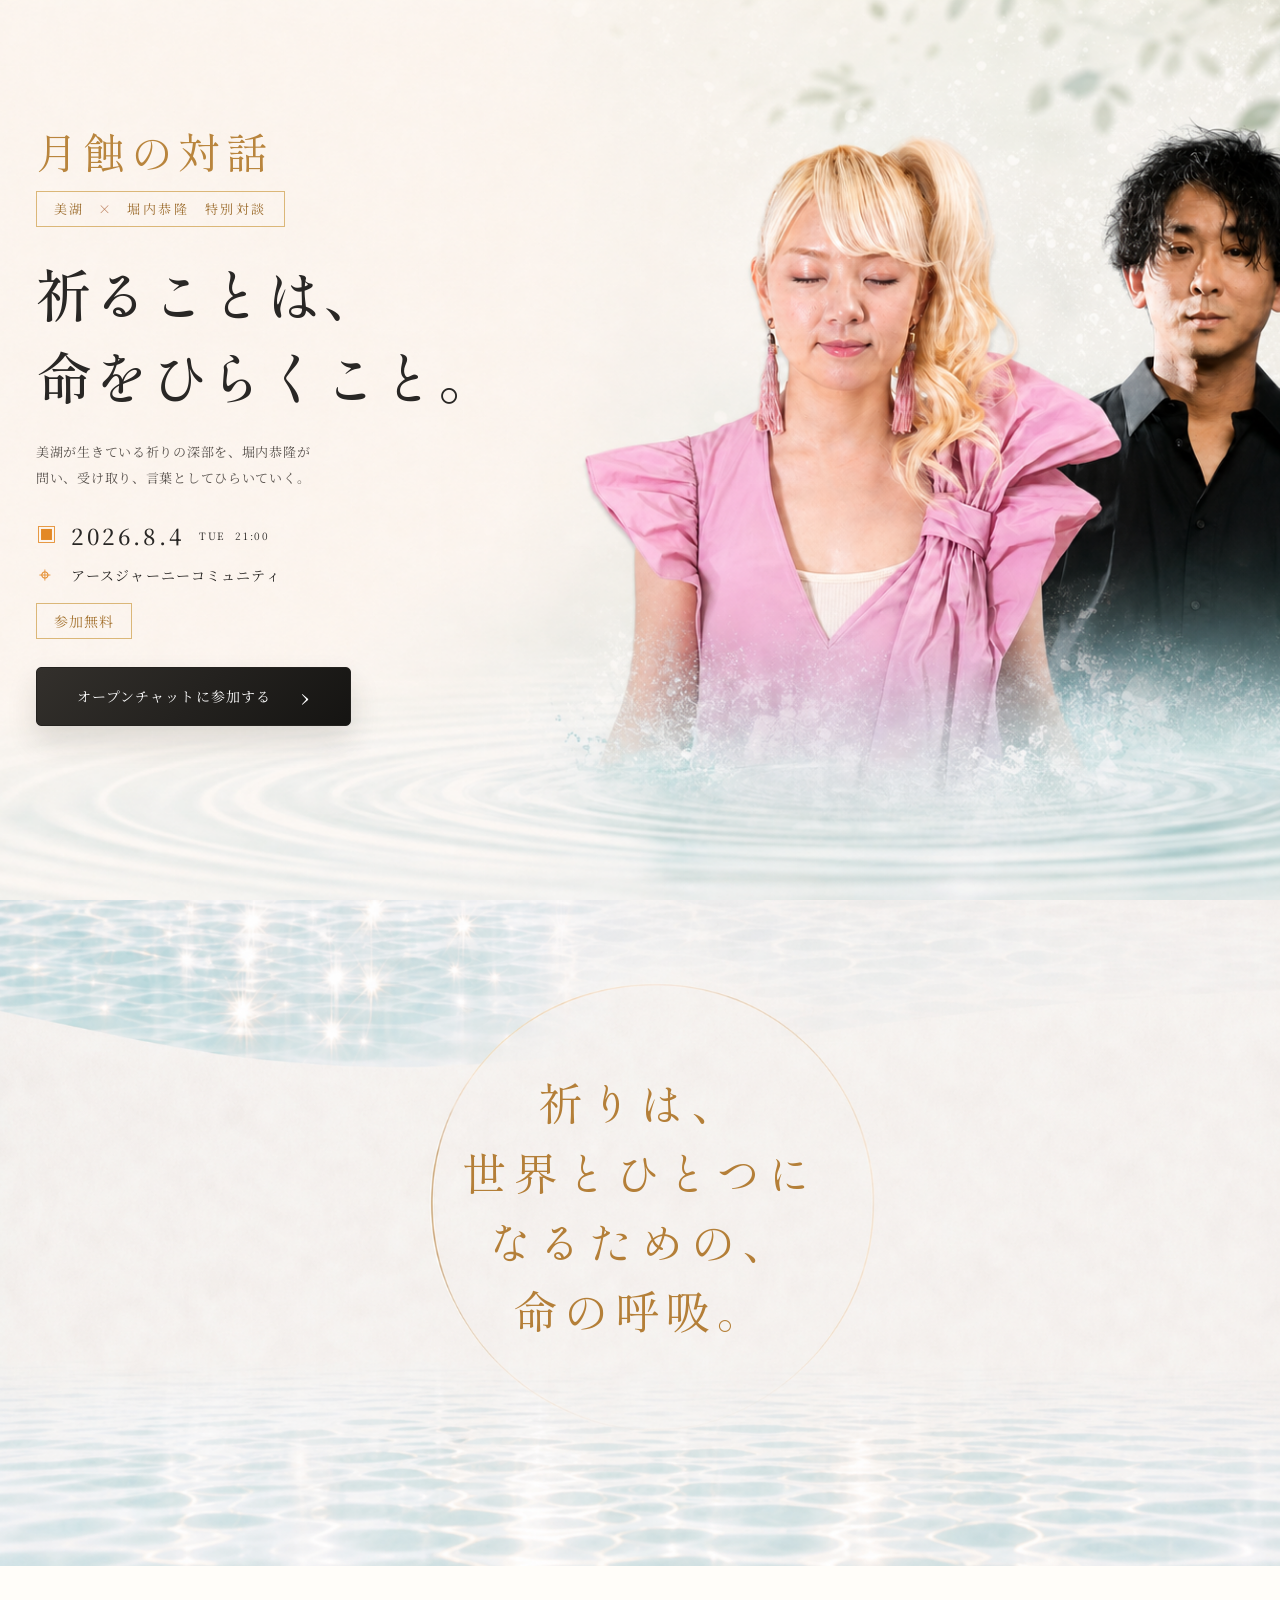
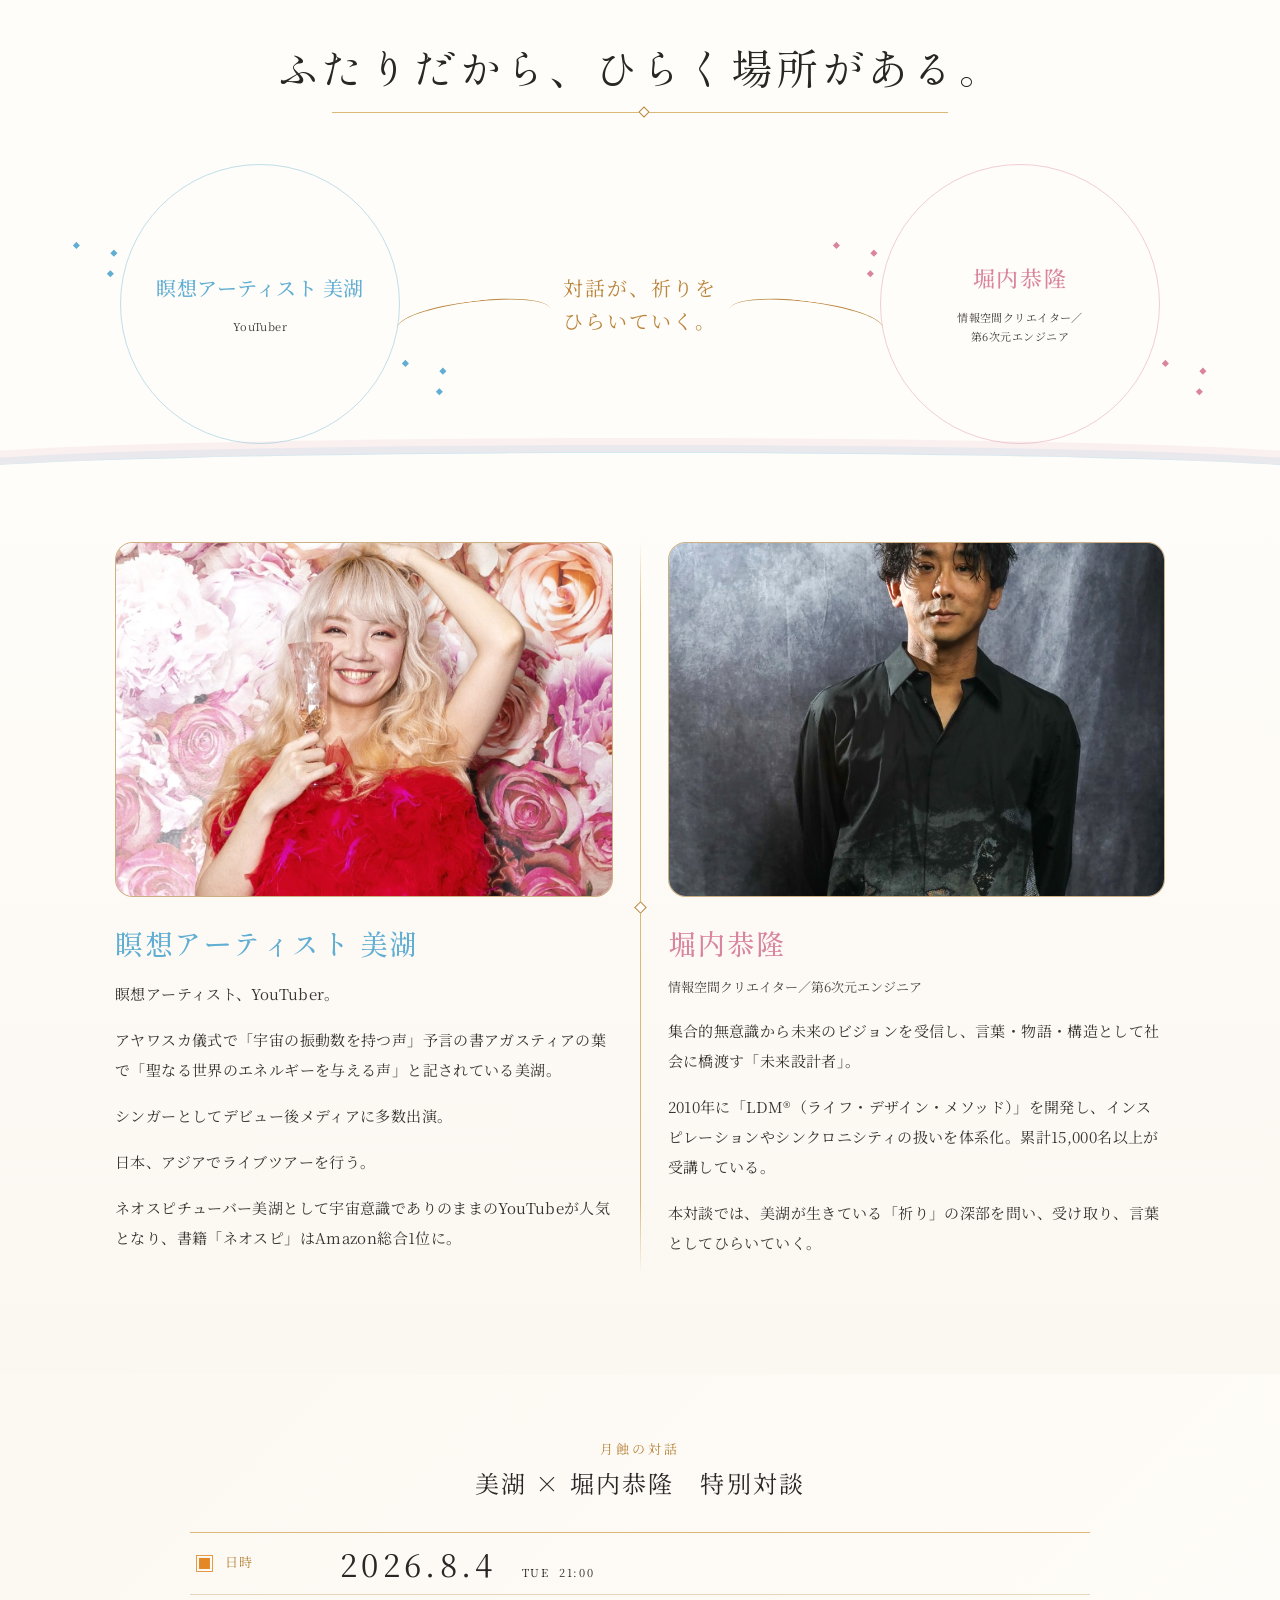
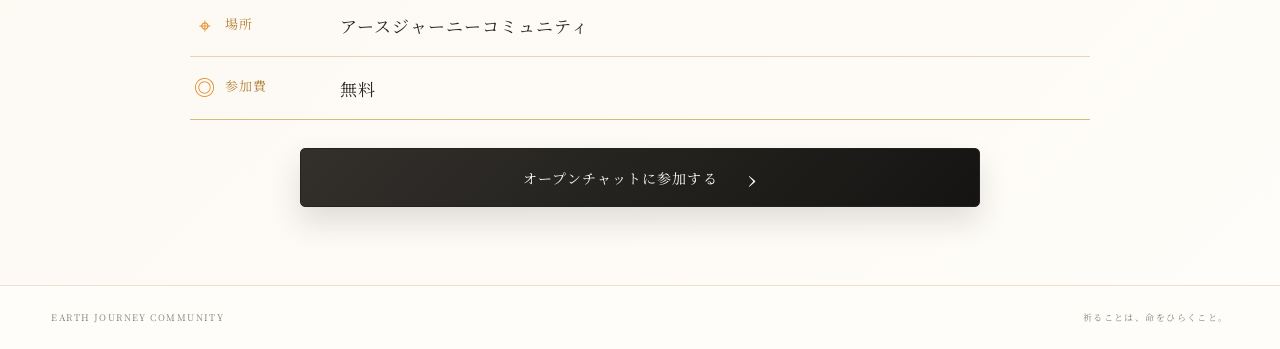
<file: dialogue/2026-08-04-miko/index.html>
<!doctype html>
<html lang="ja">
<head>
  <meta charset="utf-8" />
  <meta name="viewport" content="width=device-width, initial-scale=1" />
  <title>月蝕の対話｜美湖 × 堀内恭隆</title>
  <meta name="description" content="祈ることは、命をひらくこと。瞑想アーティスト美湖と堀内恭隆による特別対談。2026年8月4日21時、参加無料。" />
  <meta property="og:title" content="月蝕の対話｜美湖 × 堀内恭隆" />
  <meta property="og:description" content="祈ることは、命をひらくこと。2026年8月4日21時、アースジャーニーコミュニティにて。参加無料。" />
  <meta property="og:type" content="website" />
  <meta property="og:image" content="https://ej.ldm.international/dialogue/2026-08-04-miko/assets/hero-composite-v3.png" />
  <meta property="og:url" content="https://ej.ldm.international/dialogue/2026-08-04-miko/" />
  <link rel="stylesheet" href="./styles.css" />
</head>
<body>
  <main>
    <section class="hero" aria-labelledby="hero-title">
      <div class="heroGlow" aria-hidden="true"></div>
      <div class="heroLeaves" aria-hidden="true"></div>
      <div class="heroArtwork" aria-label="堀内恭隆と瞑想アーティスト美湖">
        <img src="./assets/hero-composite-v3.png" alt="祈りの水面に佇む瞑想アーティスト美湖と堀内恭隆" />
      </div>
      <div class="heroInner">
        <div class="heroCopy">
          <p class="eventTitle">月蝕の対話</p>
          <p class="dialogueLabel">美湖 <i>×</i> 堀内恭隆　特別対談</p>
          <h1 id="hero-title"><span class="headlineLine">祈ることは、</span><span class="headlineLine">命をひらくこと。</span></h1>
          <p class="heroLead">美湖が生きている祈りの深部を、堀内恭隆が<br class="desktopOnly" />問い、受け取り、言葉としてひらいていく。</p>
          <div class="heroFacts" aria-label="開催情報">
            <p><span aria-hidden="true">▣</span><strong>2026.8.4</strong><small>TUE&nbsp;&nbsp;21:00</small></p>
            <p><span aria-hidden="true">⌖</span>アースジャーニーコミュニティ</p>
            <p class="freeTag">参加無料</p>
          </div>
          <a class="joinButton" href="https://line.me/ti/g2/FXS4eaVDHKVHVT07lwLRfsO_Vjts8qZ2Glzklg?utm_source=invitation&amp;utm_medium=link_copy&amp;utm_campaign=default" target="_blank" rel="noreferrer" aria-label="LINEオープンチャット『堀内恭隆のアースジャーニー』に参加する">オープンチャットに参加する <span aria-hidden="true">›</span></a>
        </div>
      </div>
    </section>

    <section class="prayerQuote" aria-labelledby="prayer-quote">
      <div class="prayerArtwork" aria-hidden="true"><img src="./assets/prayer-quote-bg-v2.png" alt="" /></div>
      <h2 id="prayer-quote">祈りは、<br />世界とひとつに<br />なるための、<br />命の呼吸。</h2>
    </section>

    <section class="relationship" id="relationship" aria-labelledby="relationship-title">
      <div class="relationshipInner">
        <h2 id="relationship-title">ふたりだから、ひらく場所がある。</h2>
        <div class="titleRule" aria-hidden="true"><i></i></div>
        <div class="relationshipMap">
          <div class="speakerCircle speakerMihoko"><h3>瞑想アーティスト 美湖</h3><p>YouTuber</p></div>
          <div class="dialogueBridge"><i aria-hidden="true"></i><p>対話が、祈りを<br />ひらいていく。</p><i aria-hidden="true"></i></div>
          <div class="speakerCircle speakerHori"><h3>堀内恭隆</h3><p>情報空間クリエイター／<br />第6次元エンジニア</p></div>
        </div>
        <div class="fineWaves" aria-hidden="true"></div>
      </div>
    </section>

    <section class="profiles" id="profiles" aria-label="登壇者プロフィール">
      <div class="profileGrid">
        <article class="profile profileMihoko">
          <div class="profilePhoto"><img src="./assets/mihoko-profile.png" alt="瞑想アーティスト 美湖" /></div>
          <h2>瞑想アーティスト 美湖</h2>
          <div class="profileBody">
            <p>瞑想アーティスト、YouTuber。</p>
            <p>アヤワスカ儀式で「宇宙の振動数を持つ声」予言の書アガスティアの葉で「聖なる世界のエネルギーを与える声」と記されている美湖。</p>
            <p>シンガーとしてデビュー後メディアに多数出演。</p>
            <p>日本、アジアでライブツアーを行う。</p>
            <p>ネオスピチューバー美湖として宇宙意識でありのままのYouTubeが人気となり、書籍「ネオスピ」はAmazon総合1位に。</p>
          </div>
        </article>
        <div class="profileDivider" aria-hidden="true"><i></i></div>
        <article class="profile profileHori">
          <div class="profilePhoto"><img src="./assets/hori-profile.jpeg" alt="堀内恭隆" /></div>
          <h2>堀内恭隆</h2>
          <p class="profileRole">情報空間クリエイター／第6次元エンジニア</p>
          <div class="profileBody">
            <p>集合的無意識から未来のビジョンを受信し、言葉・物語・構造として社会に橋渡す「未来設計者」。</p>
            <p>2010年に「LDM®（ライフ・デザイン・メソッド）」を開発し、インスピレーションやシンクロニシティの扱いを体系化。累計15,000名以上が受講している。</p>
            <p>本対談では、美湖が生きている「祈り」の深部を問い、受け取り、言葉としてひらいていく。</p>
          </div>
        </article>
      </div>
    </section>

    <section class="entry" id="entry" aria-labelledby="entry-title">
      <div class="entryInner">
        <p class="entryEyebrow">月蝕の対話</p>
        <h2 id="entry-title">美湖 × 堀内恭隆　特別対談</h2>
        <dl class="eventRows">
          <div><dt><span aria-hidden="true">▣</span> 日時</dt><dd><strong>2026.8.4</strong><small>TUE&nbsp;&nbsp;21:00</small></dd></div>
          <div><dt><span aria-hidden="true">⌖</span> 場所</dt><dd>アースジャーニーコミュニティ</dd></div>
          <div><dt><span aria-hidden="true">◎</span> 参加費</dt><dd>無料</dd></div>
        </dl>
        <a class="joinButton entryButton" href="https://line.me/ti/g2/FXS4eaVDHKVHVT07lwLRfsO_Vjts8qZ2Glzklg?utm_source=invitation&amp;utm_medium=link_copy&amp;utm_campaign=default" target="_blank" rel="noreferrer" aria-label="LINEオープンチャット『堀内恭隆のアースジャーニー』に参加する">オープンチャットに参加する <span aria-hidden="true">›</span></a>
      </div>
    </section>
    <footer><p>EARTH JOURNEY COMMUNITY</p><p>祈ることは、命をひらくこと。</p></footer>
  </main>
</body>
</html>
</file>
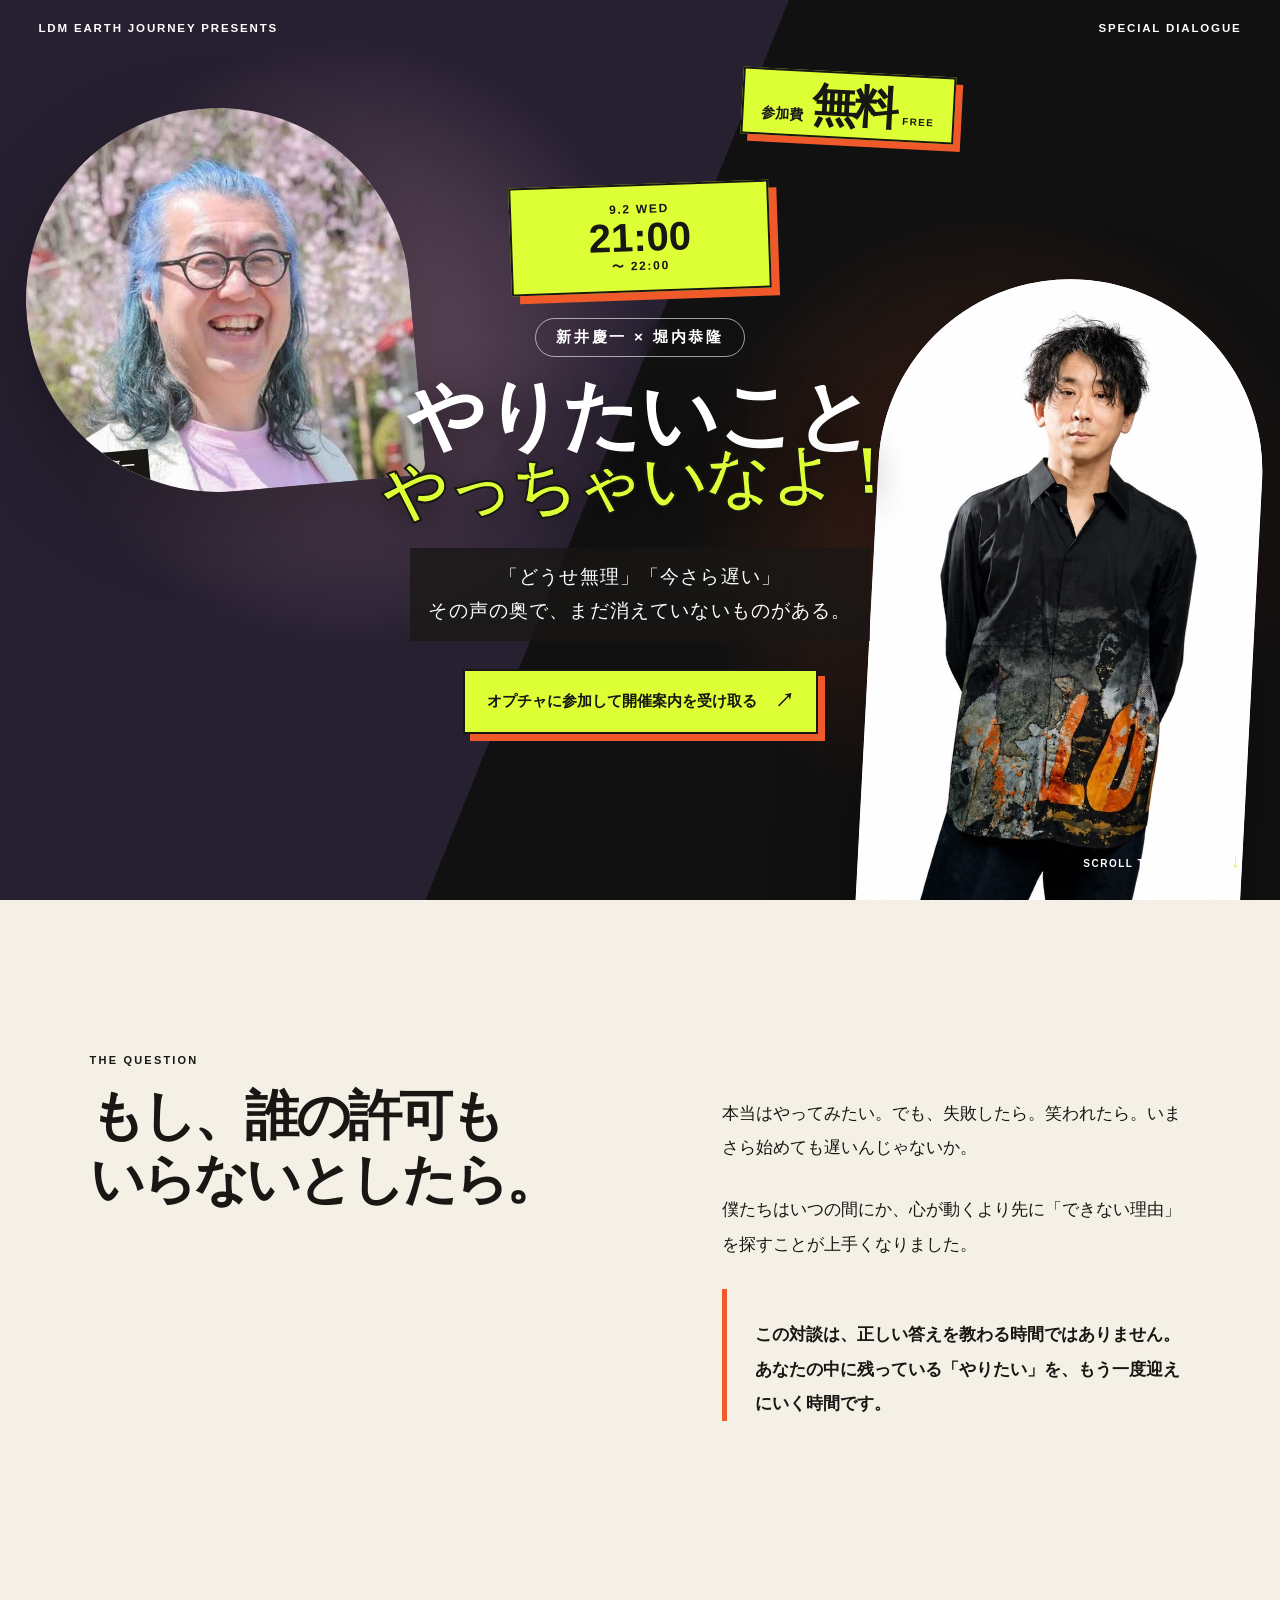
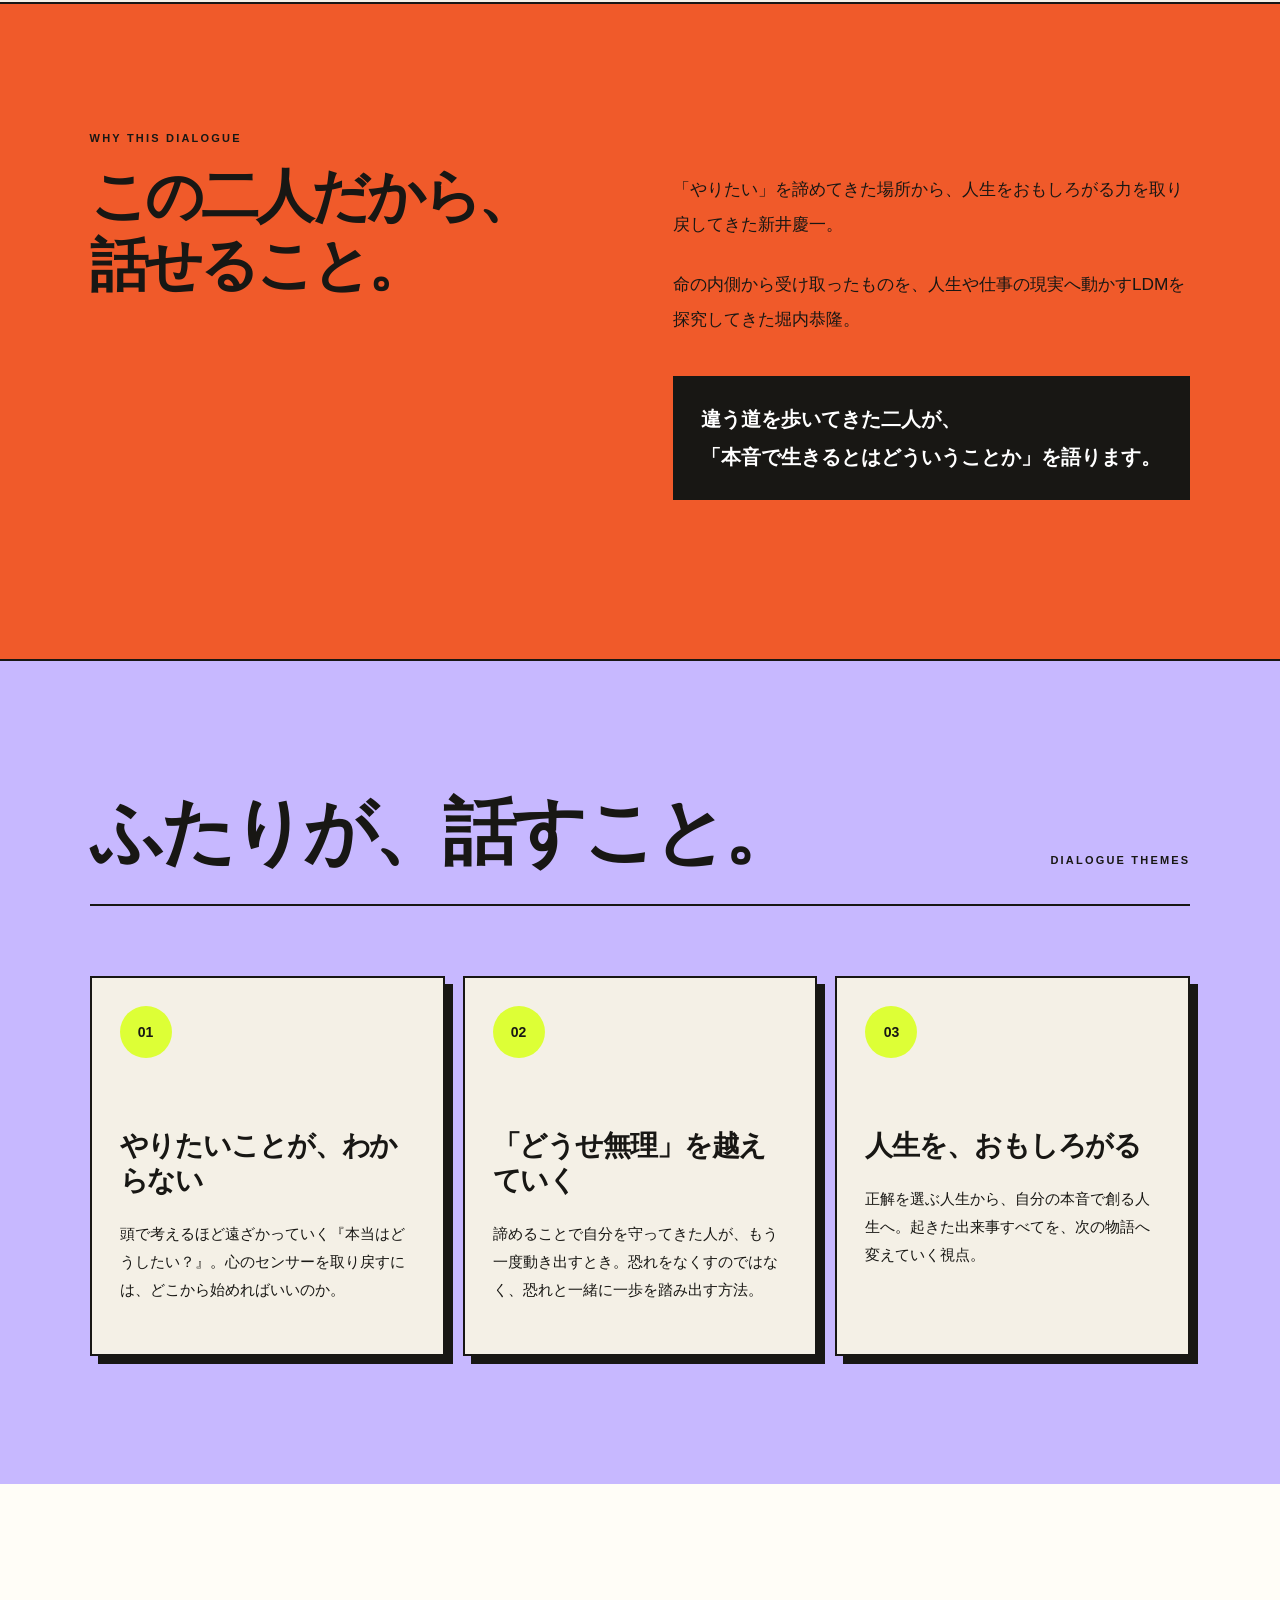
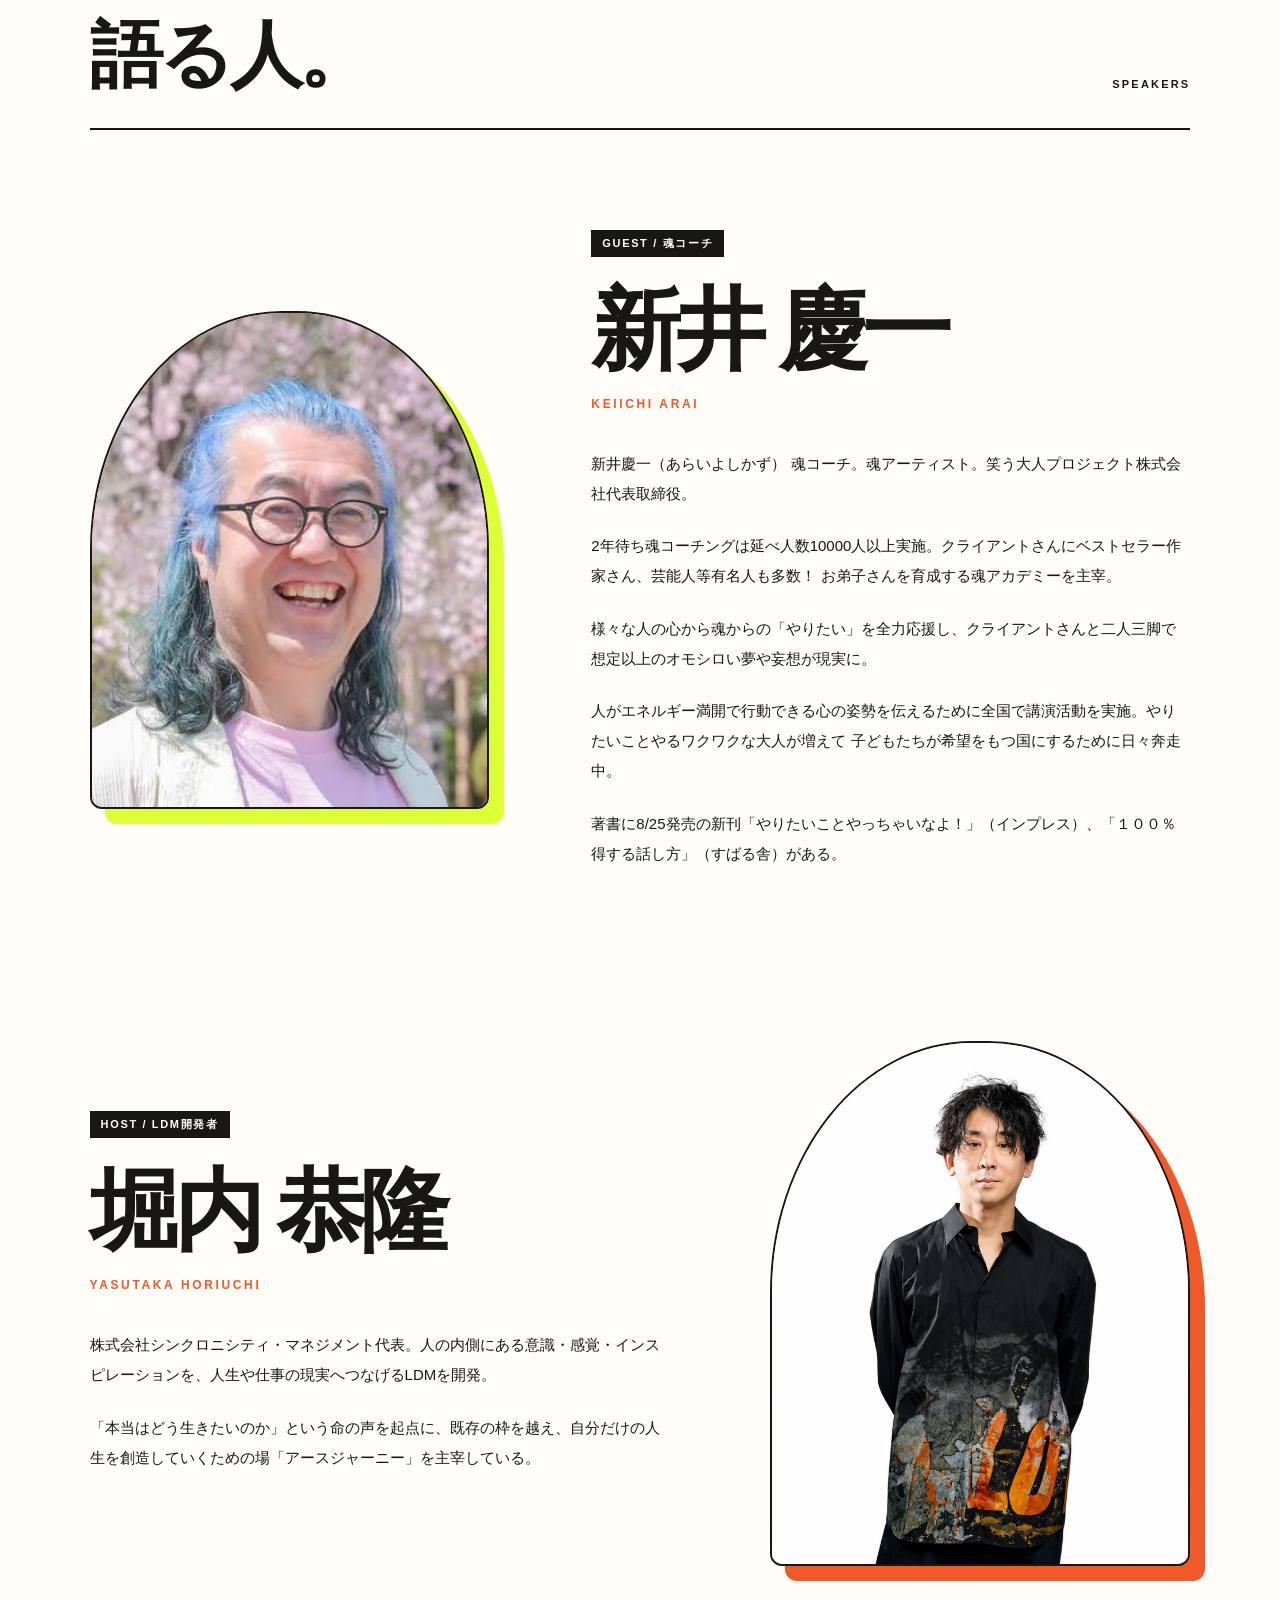
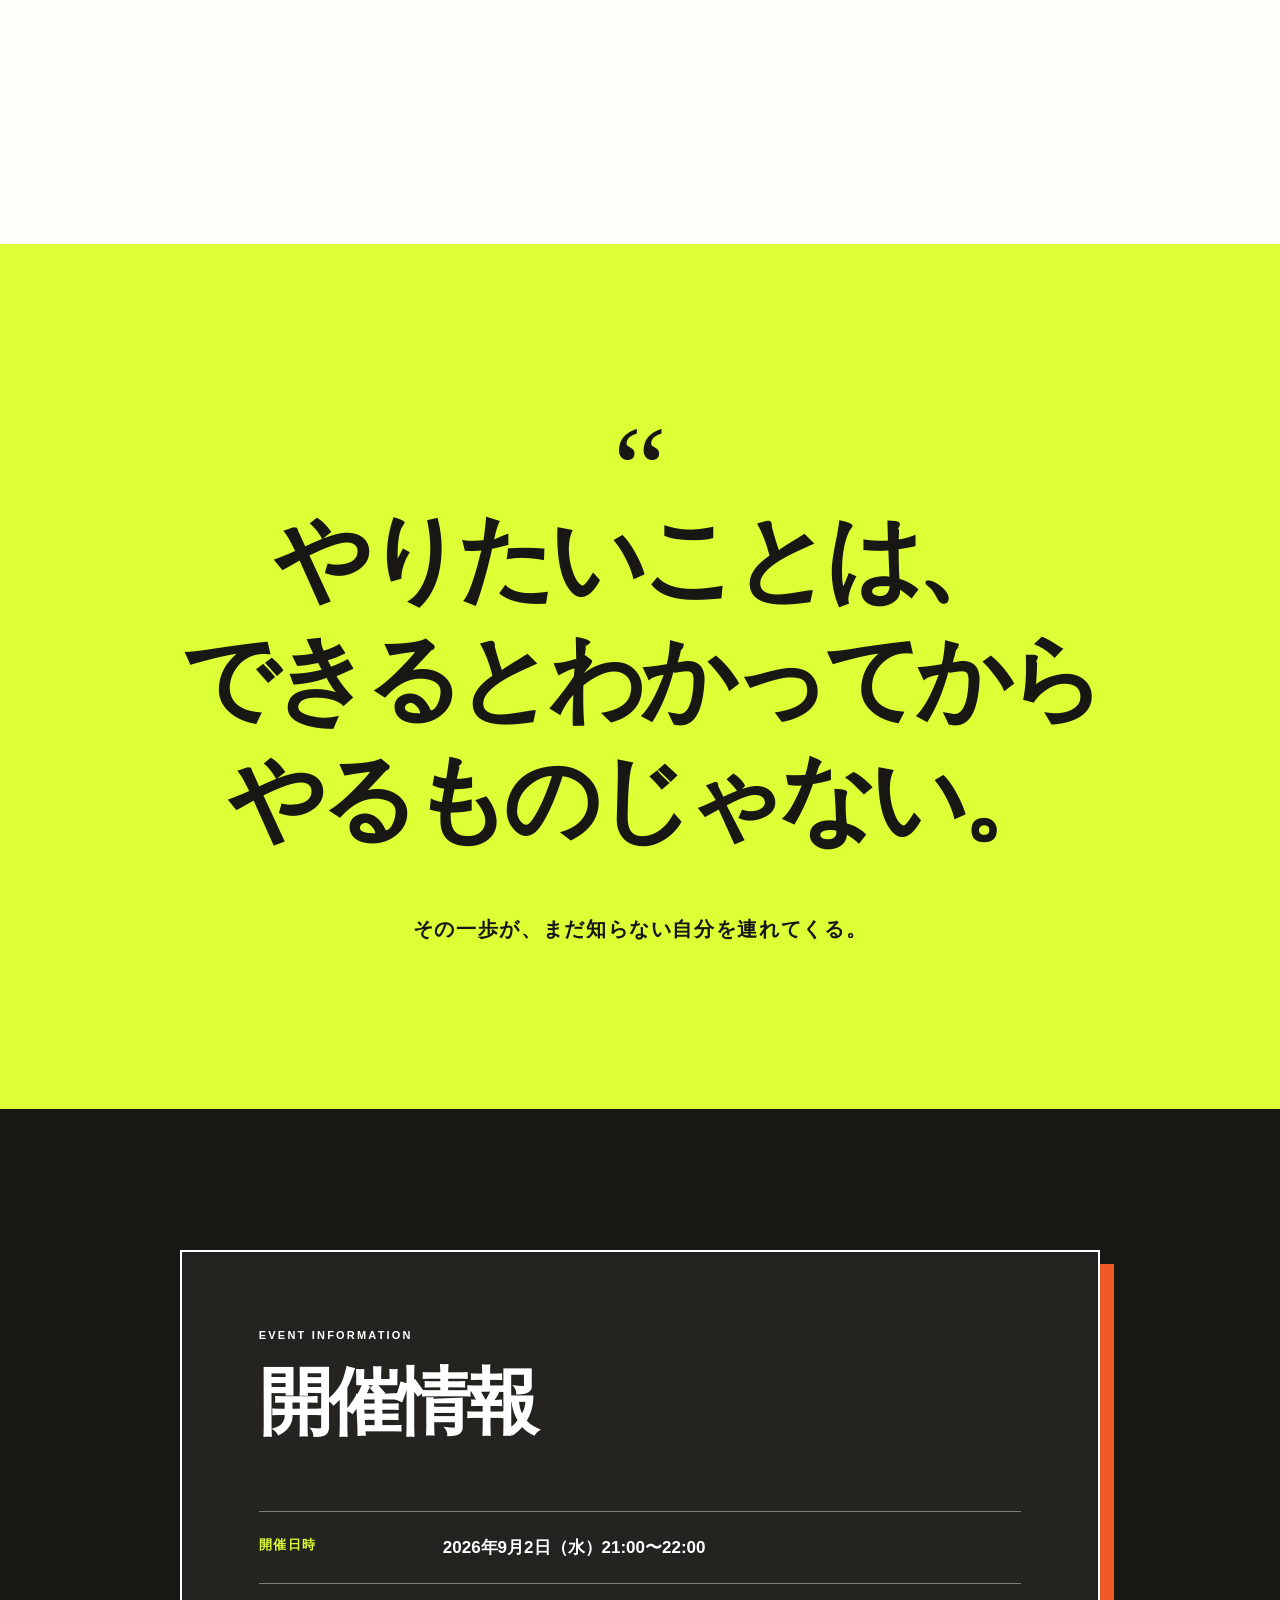
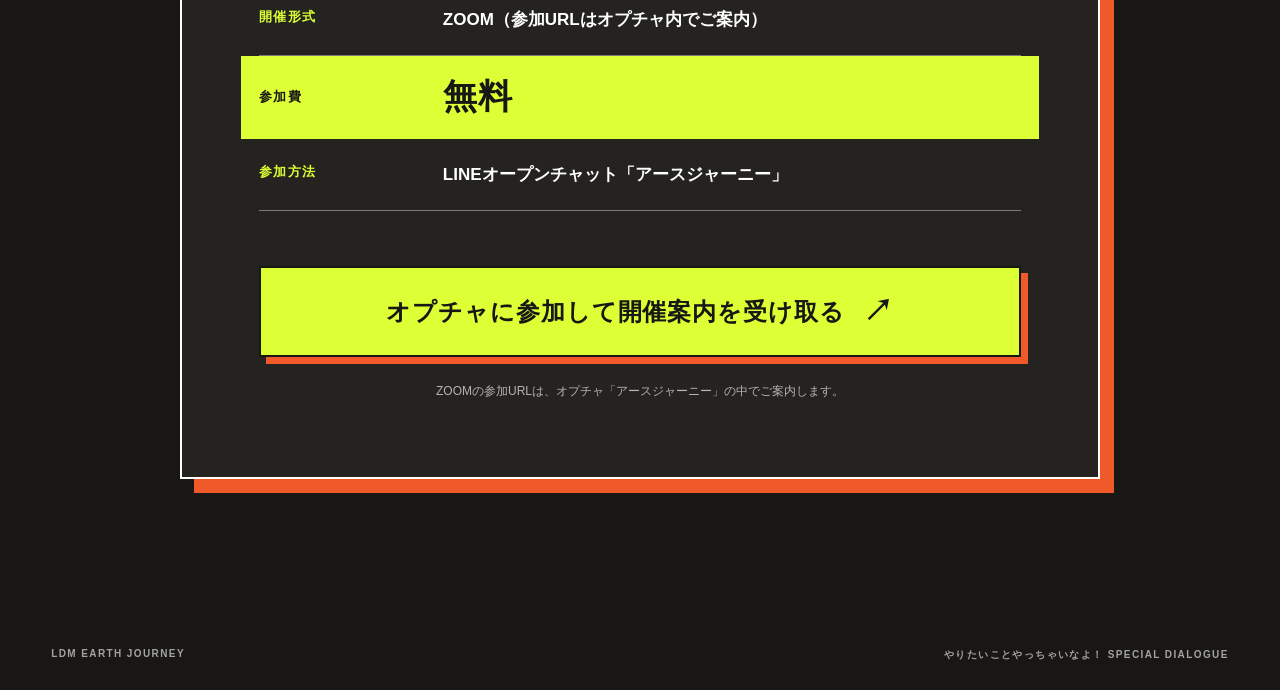
<file: dialogue/2026-09-02-arai/index.html>
<!doctype html>
<html lang="ja">
<head>
  <meta charset="utf-8" />
  <meta name="viewport" content="width=device-width, initial-scale=1" />
  <title>やりたいことやっちゃいなよ！｜新井慶一 × 堀内恭隆 特別対談</title>
  <meta name="description" content="2026年9月2日（水）21:00〜22:00、ZOOM開催。参加URLはオプチャ内でご案内。魂コーチ・新井慶一さんとLDM開発者・堀内恭隆による、アースジャーニー無料特別対談。" />
  <meta property="og:title" content="やりたいことやっちゃいなよ！｜新井慶一 × 堀内恭隆" />
  <meta property="og:description" content="2026年9月2日（水）21:00〜22:00、ZOOM開催・参加無料。参加URLはオプチャ内でご案内します。" />
  <meta property="og:type" content="website" />
  <meta property="og:image" content="https://ej.ldm.international/dialogue/2026-09-02-arai/assets/ogp.png" />
  <meta property="og:image:width" content="1200" />
  <meta property="og:image:height" content="630" />
  <meta property="og:image:alt" content="新井慶一 × 堀内恭隆 特別対談『やりたいことやっちゃいなよ！』2026年9月2日21時、参加無料" />
  <meta property="og:url" content="https://ej.ldm.international/dialogue/2026-09-02-arai/" />
  <meta name="twitter:card" content="summary_large_image" />
  <meta name="twitter:title" content="やりたいことやっちゃいなよ！｜新井慶一 × 堀内恭隆" />
  <meta name="twitter:description" content="2026年9月2日（水）21:00〜22:00、ZOOM開催・参加無料。" />
  <meta name="twitter:image" content="https://ej.ldm.international/dialogue/2026-09-02-arai/assets/ogp.png" />
  <link rel="stylesheet" href="./styles.css" />
</head>
<body>
  <main>
    <section class="hero" aria-labelledby="main-title">
      <div class="hero-topline">
        <p>LDM EARTH JOURNEY PRESENTS</p>
        <p>SPECIAL DIALOGUE</p>
      </div>

      <div class="free-badge" aria-label="参加費無料">
        <span>参加費</span><strong>無料</strong><em>FREE</em>
      </div>

      <div class="hero-portraits" aria-hidden="true">
        <div class="portrait portrait-arai">
          <img src="./assets/arai-keiichi.png" alt="" />
          <span class="portrait-name">新井 慶一</span>
        </div>
        <div class="portrait portrait-horiuchi">
          <img src="./assets/horiuchi-yasutaka.jpg" alt="" />
          <span class="portrait-name">堀内 恭隆</span>
        </div>
      </div>

      <div class="hero-copy">
        <div class="event-stamp" aria-label="2026年9月2日水曜日、21時から22時まで開催">
          <span>9.2 WED</span><strong>21:00</strong><em>〜 22:00</em>
        </div>
        <p class="hero-kicker">新井慶一 × 堀内恭隆</p>
        <h1 id="main-title">
          <span>やりたいこと</span>
          <span class="title-accent">やっちゃいなよ！</span>
        </h1>
        <p class="hero-lead">「どうせ無理」「今さら遅い」<br />その声の奥で、まだ消えていないものがある。</p>
        <a class="hero-cta" href="https://line.me/ti/g2/FXS4eaVDHKVHVT07lwLRfsO_Vjts8qZ2Glzklg?utm_source=invitation&amp;utm_medium=link_copy&amp;utm_campaign=default" target="_blank" rel="noreferrer">
          オプチャに参加して開催案内を受け取る <span aria-hidden="true">↗</span>
        </a>
      </div>

      <a class="scroll-cue" href="#intro">SCROLL TO EXPLORE <span aria-hidden="true">↓</span></a>
    </section>

    <section class="intro" id="intro">
      <div class="section-label">THE QUESTION</div>
      <div class="intro-grid">
        <h2><span>もし、誰の許可も</span><br /><span>いらないとしたら。</span></h2>
        <div class="intro-copy">
          <p>本当はやってみたい。でも、失敗したら。笑われたら。いまさら始めても遅いんじゃないか。</p>
          <p>僕たちはいつの間にか、心が動くより先に「できない理由」を探すことが上手くなりました。</p>
          <p class="intro-emphasis">この対談は、正しい答えを教わる時間ではありません。<br />あなたの中に残っている「やりたい」を、もう一度迎えにいく時間です。</p>
        </div>
      </div>
    </section>

    <section class="crossing" aria-labelledby="crossing-title">
      <p class="section-label">WHY THIS DIALOGUE</p>
      <div class="crossing-grid">
        <h2 id="crossing-title"><span>この二人だから、</span><br /><span>話せること。</span></h2>
        <div class="crossing-copy">
          <p>「やりたい」を諦めてきた場所から、人生をおもしろがる力を取り戻してきた新井慶一。</p>
          <p>命の内側から受け取ったものを、人生や仕事の現実へ動かすLDMを探究してきた堀内恭隆。</p>
          <p class="crossing-statement">違う道を歩いてきた二人が、<br />「本音で生きるとはどういうことか」を語ります。</p>
        </div>
      </div>
    </section>

    <section class="themes">
      <div class="section-heading">
        <p class="section-label">DIALOGUE THEMES</p>
        <h2>ふたりが、話すこと。</h2>
      </div>
      <div class="theme-list">
        <article class="theme-card"><span>01</span><h3>やりたいことが、わからない</h3><p>頭で考えるほど遠ざかっていく『本当はどうしたい？』。心のセンサーを取り戻すには、どこから始めればいいのか。</p></article>
        <article class="theme-card"><span>02</span><h3>「どうせ無理」を越えていく</h3><p>諦めることで自分を守ってきた人が、もう一度動き出すとき。恐れをなくすのではなく、恐れと一緒に一歩を踏み出す方法。</p></article>
        <article class="theme-card"><span>03</span><h3>人生を、おもしろがる</h3><p>正解を選ぶ人生から、自分の本音で創る人生へ。起きた出来事すべてを、次の物語へ変えていく視点。</p></article>
      </div>
    </section>

    <section class="speakers" aria-labelledby="speakers-title">
      <div class="section-heading speakers-heading">
        <p class="section-label">SPEAKERS</p>
        <h2 id="speakers-title">語る人。</h2>
      </div>

      <article class="speaker speaker-arai">
        <div class="speaker-photo"><img src="./assets/arai-keiichi.png" alt="桜を背景に笑顔を見せる新井慶一さん" /></div>
        <div class="speaker-copy">
          <p class="speaker-role">GUEST / 魂コーチ</p>
          <h3>新井 慶一</h3>
          <p class="speaker-name-en">KEIICHI ARAI</p>
          <div class="speaker-bio">
            <p>新井慶一（あらいよしかず） 魂コーチ。魂アーティスト。笑う大人プロジェクト株式会社代表取締役。</p>
            <p>2年待ち魂コーチングは延べ人数10000人以上実施。クライアントさんにベストセラー作家さん、芸能人等有名人も多数！ お弟子さんを育成する魂アカデミーを主宰。</p>
            <p>様々な人の心から魂からの「やりたい」を全力応援し、クライアントさんと二人三脚で想定以上のオモシロい夢や妄想が現実に。</p>
            <p>人がエネルギー満開で行動できる心の姿勢を伝えるために全国で講演活動を実施。やりたいことやるワクワクな大人が増えて 子どもたちが希望をもつ国にするために日々奔走中。</p>
            <p>著書に8/25発売の新刊「やりたいことやっちゃいなよ！」（インプレス）、「１００％得する話し方」（すばる舎）がある。</p>
          </div>
        </div>
      </article>

      <article class="speaker speaker-horiuchi">
        <div class="speaker-photo"><img src="./assets/horiuchi-yasutaka.jpg" alt="黒いシャツ姿で立つ堀内恭隆" /></div>
        <div class="speaker-copy">
          <p class="speaker-role">HOST / LDM開発者</p>
          <h3>堀内 恭隆</h3>
          <p class="speaker-name-en">YASUTAKA HORIUCHI</p>
          <div class="speaker-bio">
            <p>株式会社シンクロニシティ・マネジメント代表。人の内側にある意識・感覚・インスピレーションを、人生や仕事の現実へつなげるLDMを開発。</p>
            <p>「本当はどう生きたいのか」という命の声を起点に、既存の枠を越え、自分だけの人生を創造していくための場「アースジャーニー」を主宰している。</p>
          </div>
        </div>
      </article>
    </section>

    <section class="quote-section">
      <p class="quote-mark" aria-hidden="true">“</p>
      <blockquote>やりたいことは、<br />できるとわかってから<br />やるものじゃない。</blockquote>
      <p>その一歩が、まだ知らない自分を連れてくる。</p>
    </section>

    <section class="details" id="details">
      <div class="details-card">
        <p class="section-label">EVENT INFORMATION</p>
        <h2>開催情報</h2>
        <dl>
          <div><dt>開催日時</dt><dd>2026年9月2日（水）21:00〜22:00</dd></div>
          <div><dt>開催形式</dt><dd>ZOOM（参加URLはオプチャ内でご案内）</dd></div>
          <div class="details-free-row"><dt>参加費</dt><dd>無料</dd></div>
          <div><dt>参加方法</dt><dd>LINEオープンチャット「アースジャーニー」</dd></div>
        </dl>
        <a class="coming-soon-button" href="https://line.me/ti/g2/FXS4eaVDHKVHVT07lwLRfsO_Vjts8qZ2Glzklg?utm_source=invitation&amp;utm_medium=link_copy&amp;utm_campaign=default" target="_blank" rel="noreferrer">
          オプチャに参加して開催案内を受け取る <span aria-hidden="true">↗</span>
        </a>
        <p class="details-note">ZOOMの参加URLは、オプチャ「アースジャーニー」の中でご案内します。</p>
      </div>
    </section>

    <footer><p>LDM EARTH JOURNEY</p><p>やりたいことやっちゃいなよ！ SPECIAL DIALOGUE</p></footer>
  </main>
</body>
</html>
</file>
<file: dialogue/2026-08-04-miko/styles.css>
@import url("https://fonts.googleapis.com/css2?family=Noto+Serif+JP:wght@400;500;600&family=Shippori+Mincho:wght@400;500;600&display=swap");

:root {
  --ivory: #fffdf9;
  --cream: #faf6f0;
  --ink: #292725;
  --muted: #68625d;
  --gold: #b9853d;
  --gold-soft: #dbb778;
  --aqua: #b8e3e8;
  --blue: #61aed3;
  --pink: #d985a0;
  --line: rgba(185, 133, 61, 0.35);
}

* { box-sizing: border-box; }
html { scroll-behavior: smooth; background: var(--ivory); }
body { margin: 0; overflow-x: hidden; background: var(--ivory); color: var(--ink); font-family: "Noto Serif JP", serif; }
img { display: block; width: 100%; }
a { color: inherit; }

.hero {
  position: relative;
  height: clamp(780px, 100svh, 900px);
  min-height: 780px;
  overflow: hidden;
  background:
    linear-gradient(118deg, rgba(255,255,255,.98) 0 42%, rgba(255,255,255,.68) 66%, rgba(235,247,247,.5) 100%),
    radial-gradient(circle at 82% 16%, rgba(222,233,214,.75), transparent 31%),
    var(--ivory);
}
.heroGlow { position: absolute; inset: 0; background: radial-gradient(circle at 28% 15%, rgba(255,255,255,.95), transparent 43%); pointer-events: none; }
.heroLeaves { position: absolute; width: 480px; height: 260px; right: -80px; top: -60px; opacity: .24; transform: rotate(13deg); background: radial-gradient(ellipse at 10% 85%, #93aa72 0 5%, transparent 6%) 0 0/67px 52px; filter: blur(1px); }
.heroArtwork { position: absolute; z-index: 1; inset: 0; overflow: hidden; }
.heroArtwork img { width: 100%; height: 100%; object-fit: cover; object-position: center; }
.heroInner { position: relative; z-index: 3; width: min(1420px, calc(100% - 72px)); height: 100%; margin: 0 auto; display: flex; align-items: center; }
.heroCopy { position: relative; z-index: 5; width: 43%; padding: 32px 0 80px; }
.eventTitle { margin: 0 0 14px; color: var(--gold); font-family: "Shippori Mincho", serif; font-size: clamp(34px, 3.3vw, 50px); line-height: 1.2; letter-spacing: .13em; }
.dialogueLabel { display: inline-block; margin: 0 0 24px; padding: 7px 17px 8px; border: 1px solid var(--gold-soft); color: #9e6f31; font-size: 13px; letter-spacing: .19em; }
.dialogueLabel i { margin: 0 8px; color: #b77852; font-style: normal; }
.hero h1 { margin: 0; font-family: "Shippori Mincho", serif; font-size: clamp(46px, 4.4vw, 64px); font-weight: 500; line-height: 1.48; letter-spacing: .025em; }
.headlineLine { display: block; white-space: nowrap; }
.heroLead { margin: 21px 0 28px; color: #58524d; font-size: 13px; line-height: 2.05; letter-spacing: .055em; }
.heroFacts { display: grid; gap: 12px; margin: 0 0 28px; font-size: 14px; }
.heroFacts p { display: flex; align-items: center; gap: 15px; margin: 0; letter-spacing: .08em; }
.heroFacts p > span { width: 20px; color: #e38825; font-family: sans-serif; font-size: 21px; text-align: center; }
.heroFacts strong { font-size: 22px; font-weight: 500; letter-spacing: .13em; }
.heroFacts small { font-size: 10px; letter-spacing: .17em; }
.heroFacts .freeTag { width: max-content; margin-top: 4px; padding: 7px 17px; border: 1px solid var(--gold-soft); color: #a67533; font-size: 14px; }
.joinButton { display: inline-flex; min-width: 315px; min-height: 59px; align-items: center; justify-content: center; gap: 30px; padding: 15px 28px; border: 1px solid #24221f; border-radius: 5px; background: linear-gradient(135deg, #33302c, #151412); box-shadow: 0 15px 30px rgba(43,39,34,.14); color: white; font-size: 14px; letter-spacing: .08em; text-decoration: none; transition: transform .25s ease, box-shadow .25s ease; }
.joinButton:hover { transform: translateY(-3px); box-shadow: 0 20px 38px rgba(43,39,34,.2); }
.joinButton:focus-visible { outline: 3px solid rgba(97,174,211,.55); outline-offset: 4px; }
.joinButton span { font-size: 24px; line-height: 1; }

.water { position: absolute; left: 0; right: 0; overflow: hidden; background: linear-gradient(to bottom, rgba(255,255,255,0), rgba(196,235,239,.55)); }
.water::before { content: ""; position: absolute; inset: 35% -6% -20%; background: repeating-radial-gradient(ellipse at 50% 0, transparent 0 12px, rgba(137,209,218,.34) 13px 15px, transparent 16px 29px); transform: scaleY(.35); transform-origin: top; filter: blur(.3px); }
.water::after { content: ""; position: absolute; inset: 53% 0 0; background: radial-gradient(circle at 18% 43%, white 0 2px, transparent 3px), radial-gradient(circle at 28% 62%, white 0 2px, transparent 3px), radial-gradient(circle at 39% 35%, #fff 0 1px, transparent 3px); background-size: 90px 70px, 130px 90px, 70px 80px; opacity: .9; }

.prayerQuote { position: relative; height: clamp(620px, 52vw, 860px); min-height: 0; overflow: hidden; background: var(--ivory); text-align: center; }
.prayerArtwork { position: absolute; inset: 0; }
.prayerArtwork img { width: 100%; height: 100%; object-fit: cover; object-position: center; }
.prayerQuote h2 { position: absolute; z-index: 2; width: min(44vw, 560px); left: 50%; top: 46%; margin: 0; transform: translate(-50%, -50%); color: #b47f38; font-family: "Shippori Mincho", serif; font-size: clamp(31px, 3.5vw, 48px); font-weight: 400; line-height: 1.55; letter-spacing: .13em; text-shadow: 0 1px 14px rgba(255,255,255,.5); }

.relationship { position: relative; overflow: hidden; padding: 70px 0 0; background: var(--ivory); }
.relationshipInner { position: relative; width: min(1120px, calc(100% - 54px)); margin: 0 auto; }
.relationship h2 { margin: 0; text-align: center; font-family: "Shippori Mincho", serif; font-size: clamp(28px, 3.7vw, 42px); font-weight: 400; letter-spacing: .08em; }
.titleRule { position: relative; width: 55%; height: 25px; margin: 15px auto 0; border-top: 1px solid var(--gold-soft); }
.titleRule i { position: absolute; width: 8px; height: 8px; left: 50%; top: -5px; border: 1px solid var(--gold); transform: rotate(45deg); background: var(--ivory); }
.relationshipMap { width: min(1040px, 100%); margin: 0 auto; display: grid; grid-template-columns: 285px 1fr 285px; align-items: center; min-height: 335px; }
.speakerCircle { position: relative; width: 280px; aspect-ratio: 1; display: grid; align-content: center; justify-items: center; border: 1px solid; border-radius: 50%; text-align: center; }
.speakerCircle::before, .speakerCircle::after { content: ""; position: absolute; width: 5px; aspect-ratio: 1; transform: rotate(45deg); box-shadow: 17px -9px currentColor, 29px 8px currentColor, -15px 12px currentColor; }
.speakerCircle::before { left: -28px; top: 80px; }
.speakerCircle::after { right: -28px; bottom: 75px; }
.speakerCircle h3 { margin: 0 0 15px; font-size: 22px; font-weight: 500; letter-spacing: .07em; }
.speakerMihoko h3 { font-size: 20px; letter-spacing: .025em; white-space: nowrap; }
.speakerCircle p { margin: 0; color: #3f3b37; font-size: 11px; line-height: 1.7; letter-spacing: .04em; }
.speakerMihoko { justify-self: start; border-color: rgba(97,174,211,.4); color: var(--blue); }
.speakerHori { justify-self: end; border-color: rgba(217,133,160,.4); color: var(--pink); }
.dialogueBridge { display: grid; grid-template-columns: 1fr auto 1fr; align-items: center; margin: 0 -8px; color: var(--gold); }
.dialogueBridge i { height: 35px; border-top: 1px solid var(--gold); border-radius: 50%; }
.dialogueBridge i:first-child { transform: translateY(14px) rotate(-7deg); }
.dialogueBridge i:last-child { transform: translateY(14px) rotate(7deg); }
.dialogueBridge p { margin: 0 12px; text-align: center; font-size: 20px; line-height: 1.65; letter-spacing: .1em; white-space: nowrap; }
.fineWaves { height: 45px; margin: -20px -12vw 0; border-top: 1px solid rgba(97,174,211,.28); border-radius: 50% 50% 0 0; box-shadow: 0 -7px rgba(97,174,211,.12), 0 -14px rgba(217,133,160,.11); }

.profiles { padding: 45px 0 100px; background: linear-gradient(180deg, #fffdf9, #fbf7f1); }
.profileGrid { width: min(1050px, calc(100% - 54px)); margin: 0 auto; display: grid; grid-template-columns: 1fr 55px 1fr; align-items: stretch; }
.profile { min-width: 0; }
.profilePhoto { aspect-ratio: 1.4 / 1; overflow: hidden; border: 1px solid rgba(185,133,61,.6); border-radius: 18px; background: #eee; }
.profilePhoto img { height: 100%; object-fit: cover; }
.profileMihoko .profilePhoto img { object-position: 50% 42%; filter: saturate(.88) brightness(1.02); }
.profileHori .profilePhoto img { object-position: 50% 25%; filter: brightness(1.1); }
.profile h2 { margin: 26px 0 16px; font-family: "Shippori Mincho", serif; font-size: 28px; font-weight: 500; letter-spacing: .055em; }
.profileMihoko h2 { color: var(--blue); }
.profileHori h2 { color: var(--pink); }
.profileRole { margin: -4px 0 18px; color: #4b4642; font-size: 13px; line-height: 1.8; }
.profileBody { color: #373330; font-size: 15px; line-height: 2; letter-spacing: .025em; }
.profileBody p { margin: 0 0 16px; }
.profileDivider { position: relative; display: grid; place-items: center; }
.profileDivider::before { content: ""; width: 1px; height: 100%; background: linear-gradient(transparent, var(--gold-soft) 10% 90%, transparent); }
.profileDivider i { position: absolute; width: 9px; height: 9px; border: 1px solid var(--gold); transform: rotate(45deg); background: var(--ivory); }

.entry { padding: 65px 0 78px; background: linear-gradient(135deg, #fcf8f2, #fffdf9); }
.entryInner { width: min(900px, calc(100% - 48px)); margin: 0 auto; }
.entryEyebrow { margin: 0 0 7px; color: var(--gold); text-align: center; font-size: 13px; letter-spacing: .22em; }
.entry h2 { margin: 0 0 32px; text-align: center; font-size: 24px; font-weight: 400; letter-spacing: .09em; }
.eventRows { margin: 0 0 20px; border-block: 1px solid var(--gold-soft); }
.eventRows div { display: grid; grid-template-columns: 150px 1fr; align-items: center; min-height: 62px; border-bottom: 1px solid rgba(185,133,61,.32); }
.eventRows div:last-child { border-bottom: 0; }
.eventRows dt { color: #b68138; font-size: 13px; letter-spacing: .08em; }
.eventRows dt span { display: inline-block; width: 31px; color: #e38825; font-family: sans-serif; font-size: 21px; text-align: center; vertical-align: middle; }
.eventRows dd { margin: 0; font-size: 17px; letter-spacing: .06em; }
.eventRows dd strong { margin-right: 25px; font-size: 31px; font-weight: 400; letter-spacing: .14em; }
.eventRows dd small { font-size: 11px; letter-spacing: .15em; }
.entryButton { display: flex; width: min(680px, 100%); margin: 28px auto 0; }
footer { display: flex; justify-content: space-between; gap: 20px; padding: 25px 4vw; border-top: 1px solid rgba(185,133,61,.25); color: #898078; font-size: 9px; letter-spacing: .16em; }
footer p { margin: 0; }

@media (max-width: 900px) {
  .heroInner { width: min(100% - 44px, 820px); }
  .heroCopy { width: 46%; }
  .eventTitle { letter-spacing: .1em; }
  .hero h1 { font-size: clamp(42px, 6.4vw, 56px); }
  .relationshipMap { grid-template-columns: 215px 1fr 215px; }
  .speakerCircle { width: 210px; }
  .dialogueBridge p { font-size: 16px; }
}

@media (max-width: 700px) {
  .desktopOnly { display: none; }
  .hero { height: auto; min-height: 1050px; }
  .heroInner { width: calc(100% - 36px); min-height: 1050px; display: block; padding-top: 42px; }
  .heroCopy { width: 100%; padding: 0; }
  .heroArtwork { top: 585px; height: 465px; }
  .heroArtwork img { object-fit: cover; object-position: 74% center; }
  .eventTitle { font-size: 37px; }
  .dialogueLabel { font-size: 10px; }
  .hero h1 { font-size: clamp(34px, 9.6vw, 44px); letter-spacing: .01em; }
  .heroLead { font-size: 12px; }
  .heroFacts strong { font-size: 19px; }
  .joinButton { width: 100%; min-width: 0; font-size: 13px; }
  .prayerQuote { height: 560px; }
  .prayerQuote h2 { width: 82%; top: 46%; font-size: clamp(28px, 8vw, 34px); line-height: 1.58; letter-spacing: .1em; }
  .relationship { padding-top: 65px; }
  .relationshipInner { width: calc(100% - 36px); }
  .relationship h2 { font-size: 27px; line-height: 1.65; }
  .titleRule { width: 75%; }
  .relationshipMap { width: 100%; display: flex; flex-direction: column; gap: 4px; padding: 30px 0; }
  .speakerCircle { width: 235px; }
  .speakerMihoko, .speakerHori { align-self: center; }
  .dialogueBridge { position: relative; width: 100%; height: 106px; display: grid; grid-template-columns: 1fr; place-items: center; margin: -20px 0; transform: none; }
  .dialogueBridge i { position: absolute; left: 50%; width: 1px; height: 42px; border: 0; border-left: 1px solid var(--gold); border-radius: 50%; transform: none !important; }
  .dialogueBridge i:first-child { top: 0; }
  .dialogueBridge i:last-child { bottom: 0; }
  .dialogueBridge p { position: relative; z-index: 2; margin: 0; padding: 4px 14px; background: var(--ivory); font-size: 14px; line-height: 1.55; transform: none; }
  .fineWaves { margin-top: 0; }
  .profiles { padding-top: 30px; }
  .profileGrid { width: calc(100% - 38px); display: block; }
  .profile { margin-bottom: 68px; }
  .profileDivider { display: none; }
  .profilePhoto { aspect-ratio: 1.25 / 1; }
  .profile h2 { font-size: 25px; }
  .profileBody { font-size: 14px; line-height: 2.05; }
  .entry { padding: 60px 0 70px; }
  .entryInner { width: calc(100% - 34px); }
  .entry h2 { font-size: 18px; line-height: 1.7; }
  .eventRows div { grid-template-columns: 91px 1fr; min-height: 66px; }
  .eventRows dt { font-size: 11px; }
  .eventRows dt span { width: 23px; font-size: 17px; }
  .eventRows dd { font-size: 13px; }
  .eventRows dd strong { display: block; margin: 0 0 2px; font-size: 22px; }
  .eventRows dd small { font-size: 9px; }
  footer { display: block; text-align: center; line-height: 2; }
}

@media (prefers-reduced-motion: reduce) {
  html { scroll-behavior: auto; }
  .joinButton { transition: none; }
}
</file>
<file: dialogue/2026-09-02-arai/styles.css>
:root {
  --ink: #181714;
  --paper: #f4f0e6;
  --acid: #ddff36;
  --orange: #f05a2a;
  --lavender: #c7b8ff;
  --pink: #ffb8d0;
}

* {
  box-sizing: border-box;
}

html {
  scroll-behavior: smooth;
}

body {
  margin: 0;
  background: var(--paper);
  color: var(--ink);
  font-family: Arial, "Hiragino Kaku Gothic ProN", "Yu Gothic", sans-serif;
}

a {
  color: inherit;
}

img {
  display: block;
  width: 100%;
}

.hero {
  min-height: 100svh;
  position: relative;
  overflow: hidden;
  background: var(--ink);
  color: white;
  isolation: isolate;
}

.hero::before {
  content: "";
  position: absolute;
  inset: 0;
  z-index: -1;
  background:
    radial-gradient(circle at 27% 38%, rgb(255 184 208 / 34%), transparent 28%),
    radial-gradient(circle at 78% 58%, rgb(240 90 42 / 26%), transparent 28%),
    linear-gradient(112deg, #272031 0 48%, #111 48% 100%);
}

.hero-topline {
  position: absolute;
  inset: 22px 3vw auto;
  z-index: 5;
  display: flex;
  justify-content: space-between;
  gap: 20px;
  font-size: clamp(10px, 0.9vw, 13px);
  font-weight: 700;
  letter-spacing: 0.16em;
}

.hero-topline p {
  margin: 0;
}

.free-badge {
  position: absolute;
  top: 72px;
  left: 58%;
  z-index: 6;
  display: flex;
  align-items: baseline;
  gap: 8px;
  padding: 10px 18px 8px;
  border: 2px solid var(--ink);
  background: var(--acid);
  color: var(--ink);
  transform: rotate(3deg);
  box-shadow: 7px 7px 0 var(--orange);
  line-height: 1;
}

.free-badge span {
  font-size: clamp(12px, 1.1vw, 16px);
  font-weight: 900;
}

.free-badge strong {
  font-size: clamp(34px, 3.5vw, 54px);
  font-weight: 950;
  letter-spacing: -0.08em;
}

.free-badge em {
  font-size: 10px;
  font-style: normal;
  font-weight: 900;
  letter-spacing: 0.14em;
}

.hero-portraits {
  position: absolute;
  inset: 0;
  z-index: 0;
}

.portrait {
  position: absolute;
  overflow: hidden;
  box-shadow: 0 30px 80px rgb(0 0 0 / 35%);
}

.portrait img {
  width: 100%;
  height: 100%;
  object-fit: cover;
}

.portrait-arai {
  width: min(38vw, 560px);
  aspect-ratio: 1;
  top: 12%;
  left: 4.5%;
  transform: rotate(-5deg);
  border-radius: 50% 50% 12px 50%;
}

.portrait-horiuchi {
  width: min(34vw, 500px);
  height: 78%;
  right: 4%;
  bottom: -9%;
  transform: rotate(3deg);
  border-radius: 280px 280px 24px 24px;
  background: white;
}

.portrait-horiuchi img {
  object-position: center top;
}

.portrait-name {
  position: absolute;
  left: 20px;
  bottom: 18px;
  padding: 7px 13px;
  background: var(--ink);
  color: white;
  font-weight: 800;
  font-size: 13px;
  letter-spacing: 0.12em;
}

.hero-copy {
  position: relative;
  z-index: 2;
  display: flex;
  min-height: 100svh;
  align-items: center;
  justify-content: center;
  flex-direction: column;
  text-align: center;
  padding: 14vh 20px 12vh;
  pointer-events: none;
}

.hero-kicker {
  margin: 0 0 26px;
  padding: 8px 20px;
  border: 1px solid rgb(255 255 255 / 60%);
  border-radius: 999px;
  font-size: clamp(12px, 1.2vw, 16px);
  font-weight: 700;
  letter-spacing: 0.18em;
  backdrop-filter: blur(8px);
}

h1 {
  display: flex;
  width: min(48vw, 760px);
  align-items: center;
  flex-direction: column;
  margin: 0;
  font-size: 1rem;
  font-weight: 950;
  letter-spacing: -0.08em;
  line-height: 0.84;
  text-shadow: 0 8px 32px rgb(0 0 0 / 50%);
}

h1 span {
  white-space: nowrap;
}

h1 span:first-child {
  align-self: center;
  margin-left: 0;
  font-size: clamp(72px, 7.2vw, 112px);
}

.title-accent {
  align-self: center;
  margin-top: 8px;
  color: var(--acid);
  font-size: clamp(58px, 5.4vw, 88px);
  transform: rotate(-2.5deg);
  -webkit-text-stroke: 2px var(--ink);
}

.hero-lead {
  margin: 38px 0 0;
  padding: 12px 18px;
  background: rgb(24 23 20 / 75%);
  font-family: "Yu Mincho", "Hiragino Mincho ProN", serif;
  font-size: clamp(15px, 1.5vw, 21px);
  line-height: 1.8;
  letter-spacing: 0.06em;
}

.hero-cta {
  display: inline-flex;
  align-items: center;
  gap: 18px;
  margin-top: 28px;
  padding: 17px 22px;
  border: 2px solid var(--ink);
  background: var(--acid);
  color: var(--ink);
  box-shadow: 7px 7px 0 var(--orange);
  font-size: clamp(13px, 1.2vw, 16px);
  font-weight: 900;
  line-height: 1.4;
  text-decoration: none;
  pointer-events: auto;
  transition: transform 160ms ease, box-shadow 160ms ease;
}

.hero-cta:hover,
.hero-cta:focus-visible {
  transform: translate(-3px, -3px);
  box-shadow: 11px 11px 0 var(--orange);
}

.hero-cta span,
.coming-soon-button span {
  font-size: 1.25em;
}

.event-stamp {
  position: relative;
  z-index: 6;
  display: flex;
  width: 260px;
  height: 108px;
  align-items: center;
  justify-content: center;
  flex-direction: column;
  border: 2px solid var(--ink);
  background: var(--acid);
  color: var(--ink);
  margin-bottom: 26px;
  transform: rotate(-2deg);
  box-shadow: 8px 8px 0 var(--orange);
  flex: 0 0 auto;
}

.event-stamp span,
.event-stamp em {
  font-size: 12px;
  font-style: normal;
  font-weight: 800;
  letter-spacing: 0.14em;
}

.event-stamp strong {
  font-size: 40px;
  line-height: 1.05;
}

.scroll-cue {
  position: absolute;
  right: 3vw;
  bottom: 28px;
  z-index: 5;
  font-size: 10px;
  font-weight: 700;
  letter-spacing: 0.15em;
  text-decoration: none;
}

.scroll-cue span {
  margin-left: 10px;
  color: var(--acid);
  font-size: 18px;
}

.section-label {
  margin: 0 0 18px;
  font-size: 11px;
  font-weight: 900;
  letter-spacing: 0.2em;
}

.intro {
  padding: clamp(90px, 12vw, 180px) 7vw;
  background: var(--paper);
}

.intro-grid {
  display: grid;
  grid-template-columns: 1.05fr 0.95fr;
  gap: 9vw;
  align-items: start;
}

.intro h2,
.section-heading h2,
.details h2 {
  margin: 0;
  font-family: "Yu Mincho", "Hiragino Mincho ProN", serif;
  font-size: clamp(40px, 5.7vw, 82px);
  font-weight: 600;
  line-height: 1.2;
  letter-spacing: -0.055em;
}

.intro h2 {
  font-size: clamp(40px, 4.2vw, 60px);
}

.intro h2 span,
.crossing h2 span {
  white-space: nowrap;
}

.intro-copy {
  padding-top: 12px;
  font-size: clamp(16px, 1.35vw, 20px);
  line-height: 2;
}

.intro-copy p {
  margin: 0 0 1.6em;
}

.intro-emphasis {
  padding: 28px 0 0 28px;
  border-left: 5px solid var(--orange);
  font-weight: 700;
}

.crossing {
  padding: clamp(85px, 10vw, 150px) 7vw;
  border-top: 2px solid var(--ink);
  border-bottom: 2px solid var(--ink);
  background: var(--orange);
}

.crossing-grid {
  display: grid;
  grid-template-columns: 0.95fr 1.05fr;
  gap: 9vw;
  align-items: start;
}

.crossing h2 {
  margin: 0;
  font-family: "Yu Mincho", "Hiragino Mincho ProN", serif;
  font-size: clamp(42px, 4.5vw, 64px);
  font-weight: 600;
  line-height: 1.2;
  letter-spacing: -0.055em;
}

.crossing-copy {
  padding-top: 10px;
  font-size: clamp(16px, 1.35vw, 20px);
  line-height: 2;
}

.crossing-copy p {
  margin: 0 0 1.5em;
}

.crossing-statement {
  margin-top: 2em !important;
  padding: 24px 28px;
  background: var(--ink);
  color: white;
  font-family: "Yu Mincho", "Hiragino Mincho ProN", serif;
  font-size: 1.16em;
  font-weight: 700;
  line-height: 1.9;
}

.themes {
  padding: clamp(85px, 10vw, 150px) 7vw;
  background: var(--lavender);
}

.section-heading {
  display: flex;
  align-items: end;
  justify-content: space-between;
  gap: 30px;
  margin-bottom: 70px;
  border-bottom: 2px solid var(--ink);
  padding-bottom: 28px;
}

.section-heading .section-label {
  order: 2;
  margin-bottom: 10px;
}

.theme-list {
  display: grid;
  grid-template-columns: repeat(3, 1fr);
  gap: 18px;
}

.theme-card {
  min-height: 380px;
  padding: 28px;
  border: 2px solid var(--ink);
  background: var(--paper);
  box-shadow: 8px 8px 0 var(--ink);
  transition: transform 180ms ease, box-shadow 180ms ease;
}

.theme-card:hover {
  transform: translate(-4px, -4px) rotate(-0.5deg);
  box-shadow: 14px 14px 0 var(--ink);
}

.theme-card span {
  display: inline-grid;
  width: 52px;
  height: 52px;
  place-items: center;
  border-radius: 50%;
  background: var(--acid);
  font-size: 14px;
  font-weight: 900;
}

.theme-card h3 {
  margin: 70px 0 22px;
  font-size: clamp(24px, 2.2vw, 34px);
  line-height: 1.25;
  letter-spacing: -0.04em;
}

.theme-card p {
  margin: 0;
  font-size: 15px;
  line-height: 1.85;
}

.speakers {
  overflow: hidden;
  padding: clamp(85px, 10vw, 150px) 7vw;
  background: #fffdf7;
}

.speakers-heading {
  margin-bottom: 100px;
}

.speaker {
  display: grid;
  grid-template-columns: minmax(280px, 0.8fr) 1.2fr;
  gap: clamp(45px, 8vw, 130px);
  align-items: center;
  max-width: 1260px;
  margin: 0 auto 150px;
}

.speaker-horiuchi {
  grid-template-columns: 1.1fr minmax(280px, 0.8fr);
}

.speaker-horiuchi .speaker-photo {
  order: 2;
  background: #efefef;
}

.speaker-photo {
  position: relative;
  overflow: hidden;
  border: 2px solid var(--ink);
  border-radius: 48% 48% 12px 12px;
  box-shadow: 15px 15px 0 var(--acid);
}

.speaker-horiuchi .speaker-photo {
  box-shadow: 15px 15px 0 var(--orange);
}

.speaker-photo img {
  aspect-ratio: 4 / 5;
  height: auto;
  object-fit: cover;
}

.speaker-horiuchi .speaker-photo img {
  object-position: center top;
}

.speaker-role {
  display: inline-block;
  margin: 0 0 14px;
  padding: 6px 11px;
  background: var(--ink);
  color: white;
  font-size: 11px;
  font-weight: 800;
  letter-spacing: 0.15em;
}

.speaker-copy h3 {
  margin: 0;
  font-family: "Yu Mincho", "Hiragino Mincho ProN", serif;
  font-size: clamp(50px, 7vw, 96px);
  font-weight: 600;
  letter-spacing: -0.06em;
}

.speaker-name-en {
  margin: 5px 0 38px;
  color: var(--orange);
  font-size: 12px;
  font-weight: 900;
  letter-spacing: 0.22em;
}

.speaker-bio {
  max-width: 660px;
  font-size: 15px;
  line-height: 2;
}

.speaker-bio p {
  margin: 0 0 1.5em;
}

.quote-section {
  padding: clamp(90px, 13vw, 190px) 7vw;
  background: var(--acid);
  text-align: center;
}

.quote-mark {
  height: 60px;
  margin: 0;
  font-family: Georgia, serif;
  font-size: 120px;
  line-height: 1;
}

.quote-section blockquote {
  margin: 30px auto;
  font-family: "Yu Mincho", "Hiragino Mincho ProN", serif;
  font-size: clamp(43px, 7.5vw, 108px);
  font-weight: 600;
  line-height: 1.25;
  letter-spacing: -0.065em;
}

.quote-section > p:last-child {
  margin: 55px 0 0;
  font-size: clamp(15px, 1.6vw, 21px);
  font-weight: 700;
  letter-spacing: 0.08em;
}

.details {
  padding: clamp(85px, 11vw, 160px) 7vw;
  background: var(--ink);
  color: white;
}

.details-card {
  max-width: 920px;
  margin: 0 auto;
  padding: clamp(34px, 6vw, 80px);
  border: 2px solid white;
  background: #24231f;
  box-shadow: 14px 14px 0 var(--orange);
}

.details-card dl {
  margin: 65px 0 55px;
  border-top: 1px solid rgb(255 255 255 / 40%);
}

.details-card dl div {
  display: grid;
  grid-template-columns: 160px 1fr;
  gap: 24px;
  padding: 24px 0;
  border-bottom: 1px solid rgb(255 255 255 / 40%);
}

.details-card dt {
  color: var(--acid);
  font-size: 13px;
  font-weight: 800;
  letter-spacing: 0.12em;
}

.details-card dd {
  margin: 0;
  font-size: 17px;
  font-weight: 700;
}

.details-card dl .details-free-row {
  align-items: center;
  margin: 0 -18px;
  padding: 18px;
  border-bottom-color: var(--acid);
  background: var(--acid);
  color: var(--ink);
}

.details-card .details-free-row dt {
  color: var(--ink);
}

.details-card .details-free-row dd {
  font-size: 34px;
  font-weight: 950;
  letter-spacing: 0.05em;
}

.coming-soon-button {
  display: flex;
  align-items: center;
  justify-content: center;
  gap: 18px;
  width: 100%;
  padding: 23px 28px;
  border: 2px solid var(--ink);
  background: var(--acid);
  color: var(--ink);
  text-align: center;
  font-size: clamp(17px, 2vw, 24px);
  font-weight: 900;
  letter-spacing: 0.04em;
  text-decoration: none;
  box-shadow: 7px 7px 0 var(--orange);
  transition: transform 160ms ease, box-shadow 160ms ease;
}

.coming-soon-button:hover,
.coming-soon-button:focus-visible {
  transform: translate(-3px, -3px);
  box-shadow: 11px 11px 0 var(--orange);
}

.details-note {
  margin: 26px 0 0;
  color: rgb(255 255 255 / 66%);
  text-align: center;
  font-size: 12px;
}

footer {
  display: flex;
  justify-content: space-between;
  gap: 24px;
  padding: 28px 4vw;
  background: var(--ink);
  color: rgb(255 255 255 / 60%);
  font-size: 10px;
  font-weight: 700;
  letter-spacing: 0.14em;
}

footer p {
  margin: 0;
}

@media (min-width: 1025px) and (max-width: 1600px) {
  .portrait-arai {
    width: min(30vw, 430px);
    left: 2%;
  }

  .portrait-horiuchi {
    width: min(30vw, 430px);
    right: 2%;
  }

  h1 span:first-child {
    font-size: clamp(68px, 6vw, 92px);
  }

  .title-accent {
    font-size: clamp(57px, 5vw, 76px);
  }
}

@media (max-width: 1024px) {
  .hero {
    min-height: 1050px;
  }

  .hero-topline p:last-child {
    display: none;
  }

  .portrait-arai {
    width: clamp(250px, 46vw, 340px);
    top: 72px;
    left: -30px;
  }

  .portrait-horiuchi {
    width: clamp(230px, 42vw, 340px);
    height: 48%;
    right: -24px;
    bottom: -8%;
  }

  .portrait-name {
    display: none;
  }

  .hero-copy {
    min-height: 1050px;
    justify-content: flex-start;
    padding: 430px 20px 70px;
  }

  h1 {
    width: 100%;
    font-size: 1rem;
    line-height: 0.88;
  }

  h1 span:first-child {
    align-self: center;
    margin-left: 0;
    font-size: clamp(52px, 12vw, 76px);
  }

  .title-accent {
    align-self: center;
    margin-top: 5px;
    font-size: clamp(44px, 10vw, 62px);
  }

  .hero-kicker {
    margin-bottom: 18px;
  }

  .hero-lead {
    align-self: flex-start;
    width: 62%;
    margin-top: 28px;
    padding: 10px 12px;
    font-size: 13px;
    line-height: 1.7;
    text-align: left;
  }

  .hero-cta {
    max-width: 320px;
    margin-top: 22px;
    padding: 15px 18px;
  }

  .event-stamp {
    position: absolute;
    width: 220px;
    height: 96px;
    top: 164px;
    right: 5vw;
    bottom: auto;
    left: auto;
    margin-bottom: 0;
    transform: rotate(-2deg);
  }

  .event-stamp strong {
    font-size: 34px;
  }

  .scroll-cue {
    display: none;
  }

  .intro-grid,
  .crossing-grid,
  .theme-list,
  .speaker,
  .speaker-horiuchi {
    grid-template-columns: 1fr;
  }

  .intro-grid {
    gap: 55px;
  }

  .intro h2 {
    font-size: 36px;
  }

  .crossing-grid {
    gap: 45px;
  }

  .crossing h2 {
    font-size: 39px;
  }

  .crossing-statement {
    padding: 22px;
  }

  .section-heading {
    display: block;
    margin-bottom: 45px;
  }

  .section-heading .section-label {
    margin: 0 0 18px;
  }

  .section-heading h2 {
    font-size: 34px;
  }

  .theme-list {
    gap: 26px;
  }

  .theme-card {
    min-height: 320px;
  }

  .theme-card h3 {
    margin-top: 54px;
  }

  .speaker,
  .speaker-horiuchi {
    gap: 50px;
    margin-bottom: 110px;
  }

  .speaker-horiuchi .speaker-photo {
    order: 0;
  }

  .speaker-photo {
    width: min(88%, 480px);
    margin: 0 auto;
  }

  .details-card dl div {
    grid-template-columns: 1fr;
    gap: 10px;
  }

  footer {
    align-items: flex-start;
    flex-direction: column;
  }
}

@media (max-width: 600px) {
  .free-badge {
    top: 74px;
    left: auto;
    right: 18px;
    gap: 5px;
    padding: 8px 11px 7px;
    box-shadow: 5px 5px 0 var(--orange);
  }

  .free-badge strong {
    font-size: 30px;
  }

  .free-badge em {
    display: none;
  }

  .event-stamp {
    top: 148px;
    right: 18px;
    width: 148px;
    height: 110px;
  }

  .event-stamp strong {
    font-size: 30px;
  }

  .portrait-horiuchi {
    height: 38%;
    bottom: -14%;
  }

  .hero-copy {
    padding-top: 410px;
  }
}

@media (prefers-reduced-motion: reduce) {
  html {
    scroll-behavior: auto;
  }

  .theme-card {
    transition: none;
  }
}
</file>
